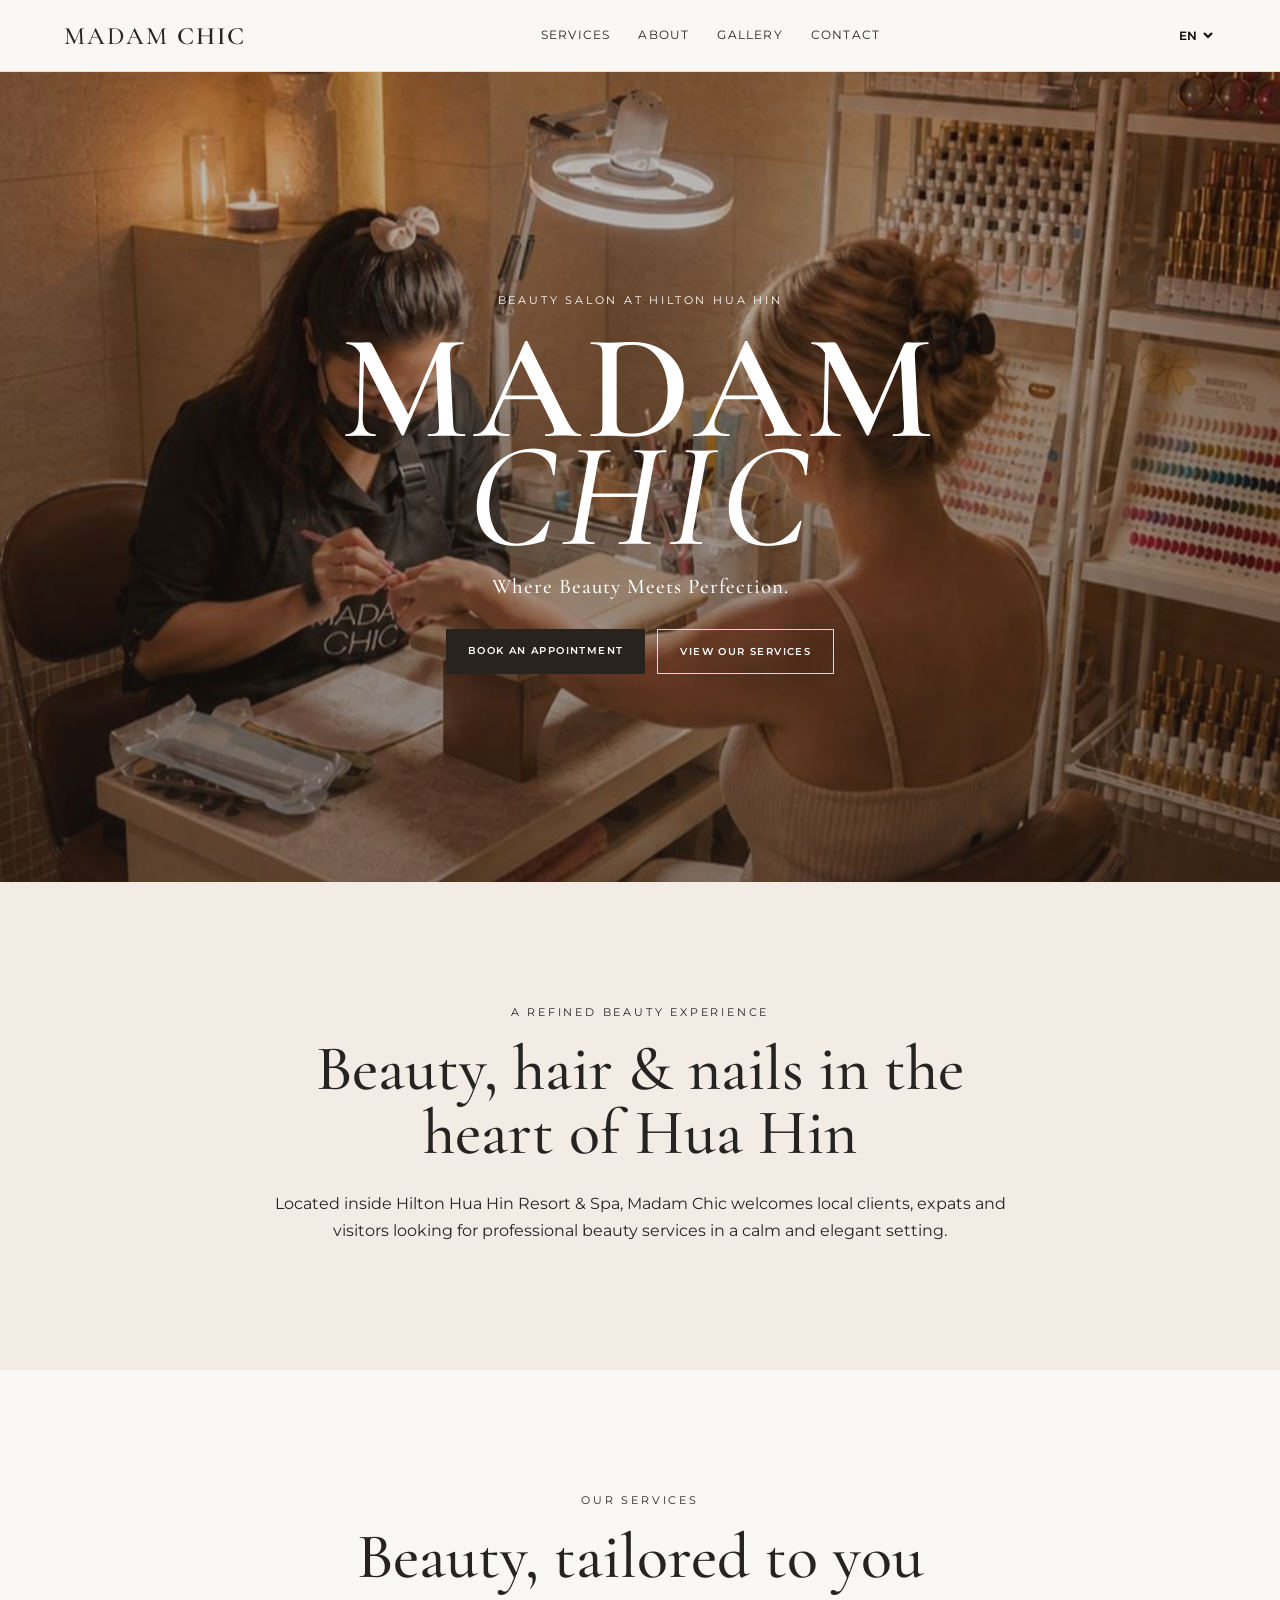
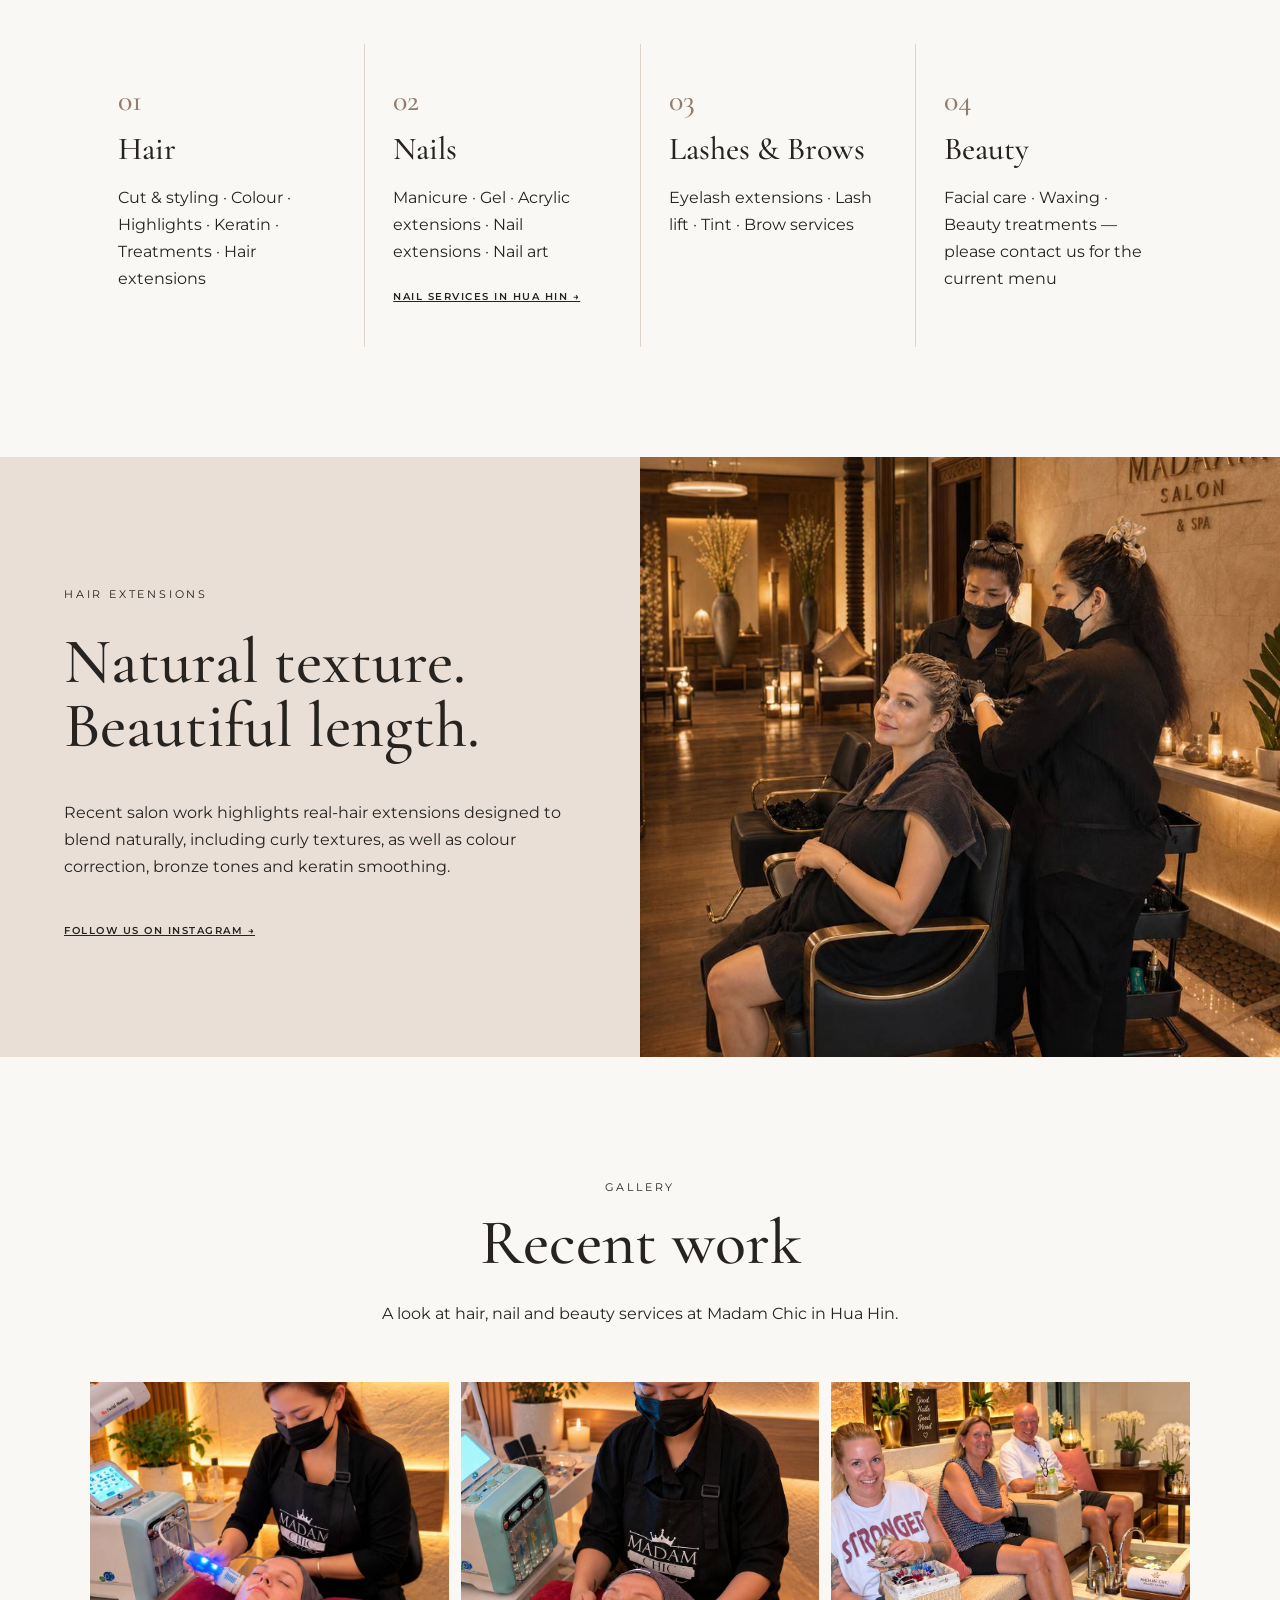
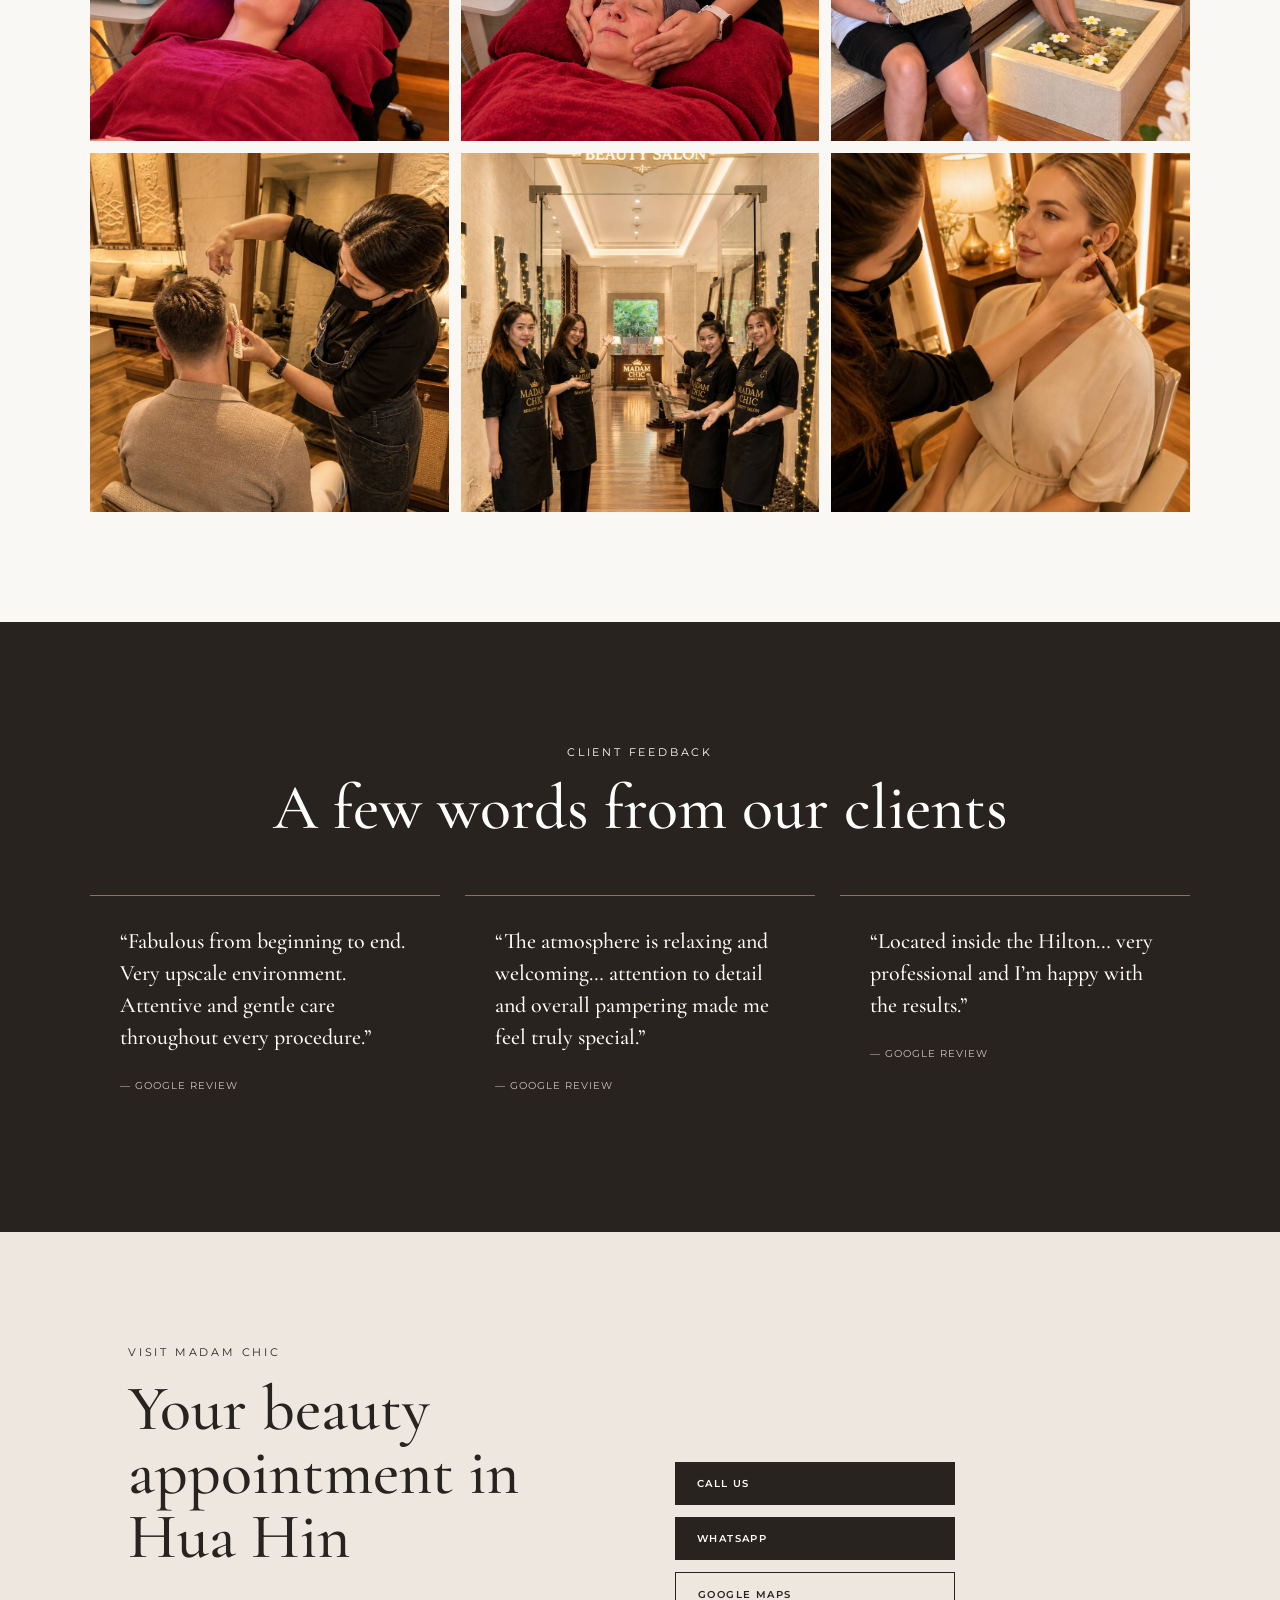
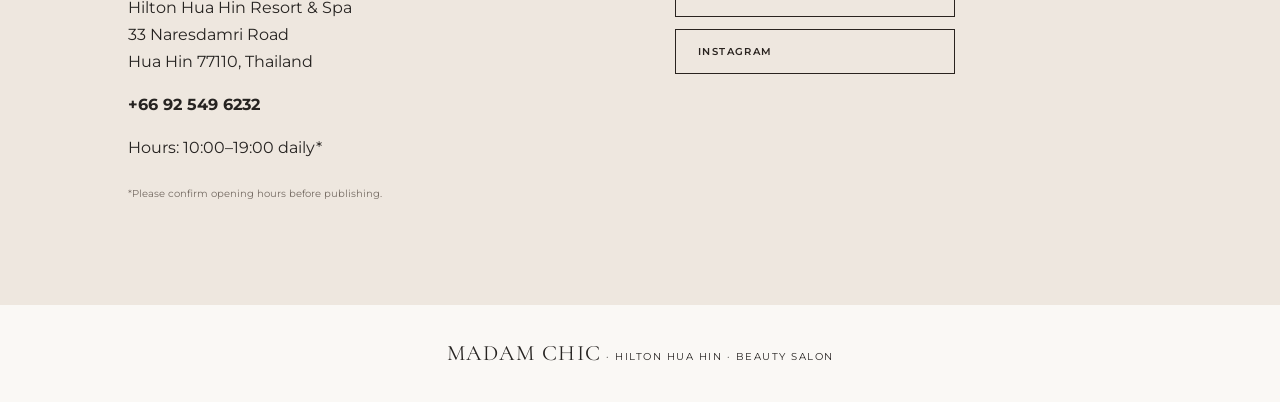
<file: index.html>
<!doctype html>
<html lang="en">
<head>
<meta charset="utf-8">
<meta name="viewport" content="width=device-width,initial-scale=1">
<meta name="description" content="Madam Chic is a beauty salon at Hilton Hua Hin Resort & Spa, offering hair, nail, lash and beauty services in Hua Hin, Thailand.">
<link rel="canonical" href="https://easyvisahuahin-creator.github.io/Madam-Chic-Hua-Hin/">
<meta property="og:type" content="website">
<meta property="og:locale" content="en_US">
<meta property="og:site_name" content="Madam Chic Beauty Salon">
<meta property="og:title" content="Madam Chic Beauty Salon in Hua Hin | Hilton Hua Hin">
<meta property="og:description" content="Hair, nail, lash and beauty services at Hilton Hua Hin Resort & Spa in Hua Hin, Thailand.">
<meta property="og:url" content="https://easyvisahuahin-creator.github.io/Madam-Chic-Hua-Hin/">
<meta property="og:image" content="https://easyvisahuahin-creator.github.io/Madam-Chic-Hua-Hin/1790742063362.jpg">
<meta name="twitter:card" content="summary_large_image">
<title>Madam Chic Beauty Salon in Hua Hin | Hilton Hua Hin</title>
<script type="application/ld+json">
{
  "@context": "https://schema.org",
  "@type": "BeautySalon",
  "name": "Madam Chic Beauty Salon",
  "url": "https://easyvisahuahin-creator.github.io/Madam-Chic-Hua-Hin/",
  "image": "https://easyvisahuahin-creator.github.io/Madam-Chic-Hua-Hin/1790742063362.jpg",
  "telephone": "+66 92 549 6232",
  "address": {
    "@type": "PostalAddress",
    "streetAddress": "Hilton Hua Hin Resort & Spa, 33 Naresdamri Road",
    "addressLocality": "Hua Hin",
    "postalCode": "77110",
    "addressCountry": "TH"
  },
  "sameAs": ["https://www.instagram.com/madamchic_hilton/"]
}
</script>
<link rel="preconnect" href="https://fonts.googleapis.com">
<link rel="preconnect" href="https://fonts.gstatic.com" crossorigin>
<link href="https://fonts.googleapis.com/css2?family=Cormorant+Garamond:wght@500;600&family=Montserrat:wght@400;500;600&display=swap" rel="stylesheet">
<link rel="stylesheet" href="style.css">
</head>
<body>
<header class="topbar">
  <a class="brand" href="#home"><span>MADAM</span> CHIC</a>
  <nav>
    <a href="#services" data-i18n="nav_services">Services</a>
    <a href="#about" data-i18n="nav_about">About</a>
    <a href="#gallery" data-i18n="nav_gallery">Gallery</a>
    <a href="#contact" data-i18n="nav_contact">Contact</a>
  </nav>
  <select id="language" aria-label="Language">
    <option value="en">EN</option><option value="th">ไทย</option><option value="fr">FR</option>
    <option value="ru">RU</option><option value="de">DE</option><option value="sv">SV</option>
  </select>
</header>

<main>
<section id="home" class="hero">
  <div class="hero-overlay">
    <p class="eyebrow" data-i18n="hero_eyebrow">BEAUTY SALON AT HILTON HUA HIN</p>
    <h1>MADAM<br><em>CHIC</em></h1>
    <p class="tagline" data-i18n="hero_tagline">Where Beauty Meets Perfection.</p>
    <div class="buttons">
      <a class="btn primary" href="https://wa.me/66925496232" target="_blank" rel="noopener" data-i18n="book">Book an appointment</a>
      <a class="btn ghost" href="#services" data-i18n="view_services">View our services</a>
    </div>
  </div>
</section>

<section class="intro" id="about">
  <div class="narrow">
    <p class="eyebrow" data-i18n="about_eyebrow">A REFINED BEAUTY EXPERIENCE</p>
    <h2 data-i18n="about_title">Beauty, hair & nails in the heart of Hua Hin</h2>
    <p data-i18n="about_text">Located inside Hilton Hua Hin Resort & Spa, Madam Chic welcomes local clients, expats and visitors looking for professional beauty services in a calm and elegant setting.</p>
  </div>
</section>

<section id="services" class="services">
  <div class="section-head">
    <p class="eyebrow" data-i18n="services_eyebrow">OUR SERVICES</p>
    <h2 data-i18n="services_title">Beauty, tailored to you</h2>
  </div>
  <div class="cards">
    <article><div class="icon">01</div><h3 data-i18n="hair">Hair</h3><p data-i18n="hair_text">Cut & styling · Colour · Highlights · Keratin · Treatments · Hair extensions</p></article>
    <article><div class="icon">02</div><h3 data-i18n="nails">Nails</h3><p data-i18n="nails_text">Manicure · Gel · Acrylic extensions · Nail extensions · Nail art</p><a class="textlink" href="nails.html" data-i18n="nails_more">Nail services in Hua Hin →</a></article>
    <article><div class="icon">03</div><h3 data-i18n="lashes">Lashes & Brows</h3><p data-i18n="lashes_text">Eyelash extensions · Lash lift · Tint · Brow services</p></article>
    <article><div class="icon">04</div><h3 data-i18n="beauty">Beauty</h3><p data-i18n="beauty_text">Facial care · Waxing · Beauty treatments — please contact us for the current menu</p></article>
  </div>
</section>

<section class="feature">
  <div>
    <p class="eyebrow" data-i18n="feature_eyebrow">HAIR EXTENSIONS</p>
    <h2 data-i18n="feature_title">Natural texture. Beautiful length.</h2>
    <p data-i18n="feature_text">Recent salon work highlights real-hair extensions designed to blend naturally, including curly textures, as well as colour correction, bronze tones and keratin smoothing.</p>
    <a class="textlink" href="https://www.instagram.com/madamchic_hilton/" target="_blank" rel="noopener" data-i18n="instagram">Follow us on Instagram →</a>
  </div>
  <div class="feature-photo photo-one" role="img" aria-label="Madam Chic hair extension work in Hua Hin"></div>
</section>

<section id="gallery" class="gallery">
  <div class="section-head"><p class="eyebrow" data-i18n="gallery_eyebrow">GALLERY</p><h2 data-i18n="gallery_title">Recent work</h2><p data-i18n="gallery_text">A look at hair, nail and beauty services at Madam Chic in Hua Hin.</p></div>
  <div class="grid">
    <img class="photo p1" src="1790742063362.jpg" alt="Hair styling at Madam Chic Beauty Salon in Hua Hin" loading="lazy">
    <img class="photo p2" src="1790742063768.jpg" alt="Hair service by the Madam Chic salon team" loading="lazy">
    <img class="photo p3" src="1790742063869.jpg" alt="Hair colour and styling at Madam Chic in Hua Hin" loading="lazy">
    <img class="photo p4" src="1790742063945.jpg" alt="Beauty service at Madam Chic, Hilton Hua Hin" loading="lazy">
    <img class="photo p5" src="1790742064017.jpg" alt="Salon hair work at Madam Chic in Hua Hin" loading="lazy">
    <img class="photo p6" src="1790742064075.jpg" alt="Recent beauty work from Madam Chic Beauty Salon" loading="lazy">
  </div>
</section>

<section class="reviews">
  <div class="section-head"><p class="eyebrow" data-i18n="reviews_eyebrow">CLIENT FEEDBACK</p><h2 data-i18n="reviews_title">A few words from our clients</h2></div>
  <div class="review-grid">
    <blockquote>“Fabulous from beginning to end. Very upscale environment. Attentive and gentle care throughout every procedure.”<cite>— Google review</cite></blockquote>
    <blockquote>“The atmosphere is relaxing and welcoming… attention to detail and overall pampering made me feel truly special.”<cite>— Google review</cite></blockquote>
    <blockquote>“Located inside the Hilton… very professional and I’m happy with the results.”<cite>— Google review</cite></blockquote>
  </div>
</section>

<section id="contact" class="contact">
  <div>
    <p class="eyebrow" data-i18n="contact_eyebrow">VISIT MADAM CHIC</p>
    <h2 data-i18n="contact_title">Your beauty appointment in Hua Hin</h2>
    <p>Hilton Hua Hin Resort & Spa<br>33 Naresdamri Road<br>Hua Hin 77110, Thailand</p>
    <p><strong>+66 92 549 6232</strong></p>
    <p><span data-i18n="hours_label">Hours:</span> <span data-i18n="hours">10:00–19:00 daily*</span></p>
    <small data-i18n="hours_note">*Please confirm opening hours before publishing.</small>
  </div>
  <div class="contact-actions">
    <a class="btn primary" href="tel:+66925496232" data-i18n="call">Call us</a>
    <a class="btn primary" href="https://wa.me/66925496232" target="_blank" rel="noopener">WhatsApp</a>
    <a class="btn ghost dark" href="https://www.google.com/maps/search/?api=1&query=Madam+Chic+Beauty+Salon+Hua+Hin" target="_blank" rel="noopener" data-i18n="map">Google Maps</a>
    <a class="btn ghost dark" href="https://www.instagram.com/madamchic_hilton/" target="_blank" rel="noopener">Instagram</a>
  </div>
</section>
</main>

<footer><span>MADAM CHIC</span> · Hilton Hua Hin · <span data-i18n="footer">Beauty salon</span></footer>
<script src="script.js"></script>
</body>
</html>
</file>
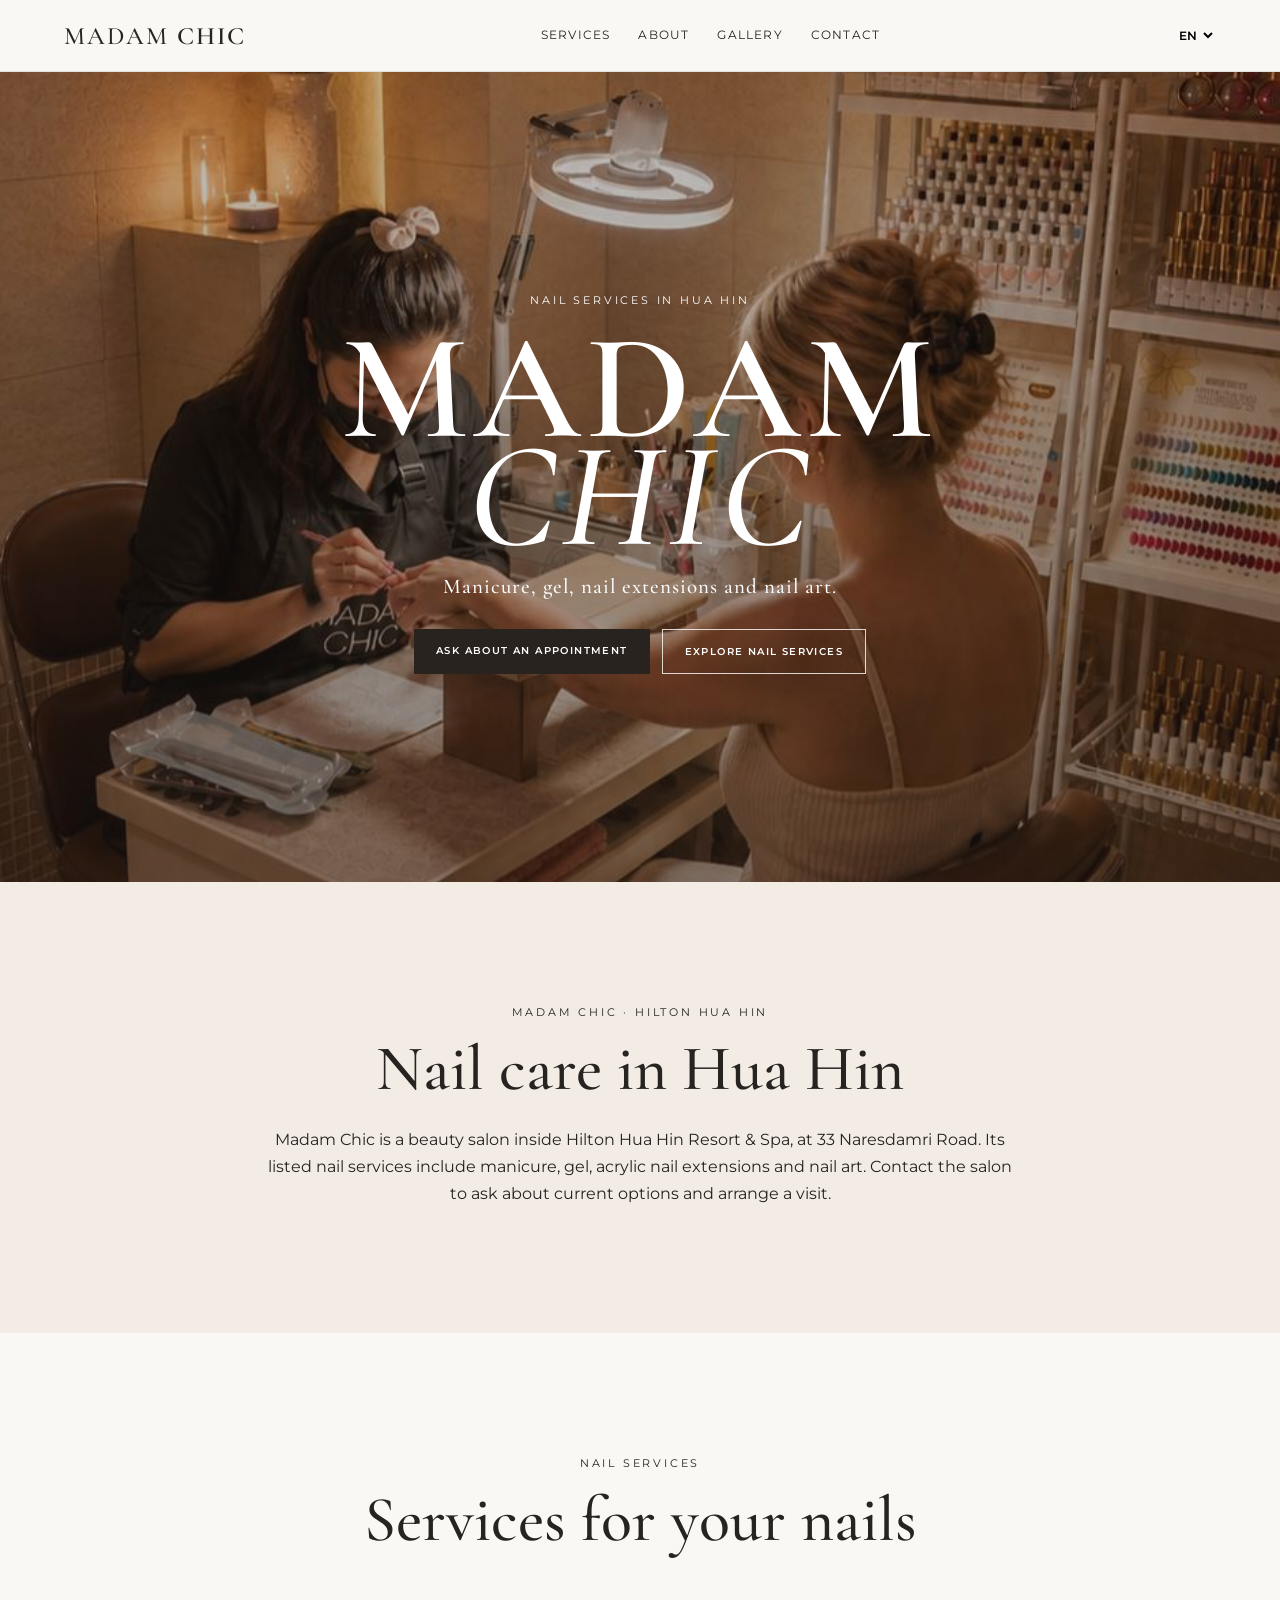
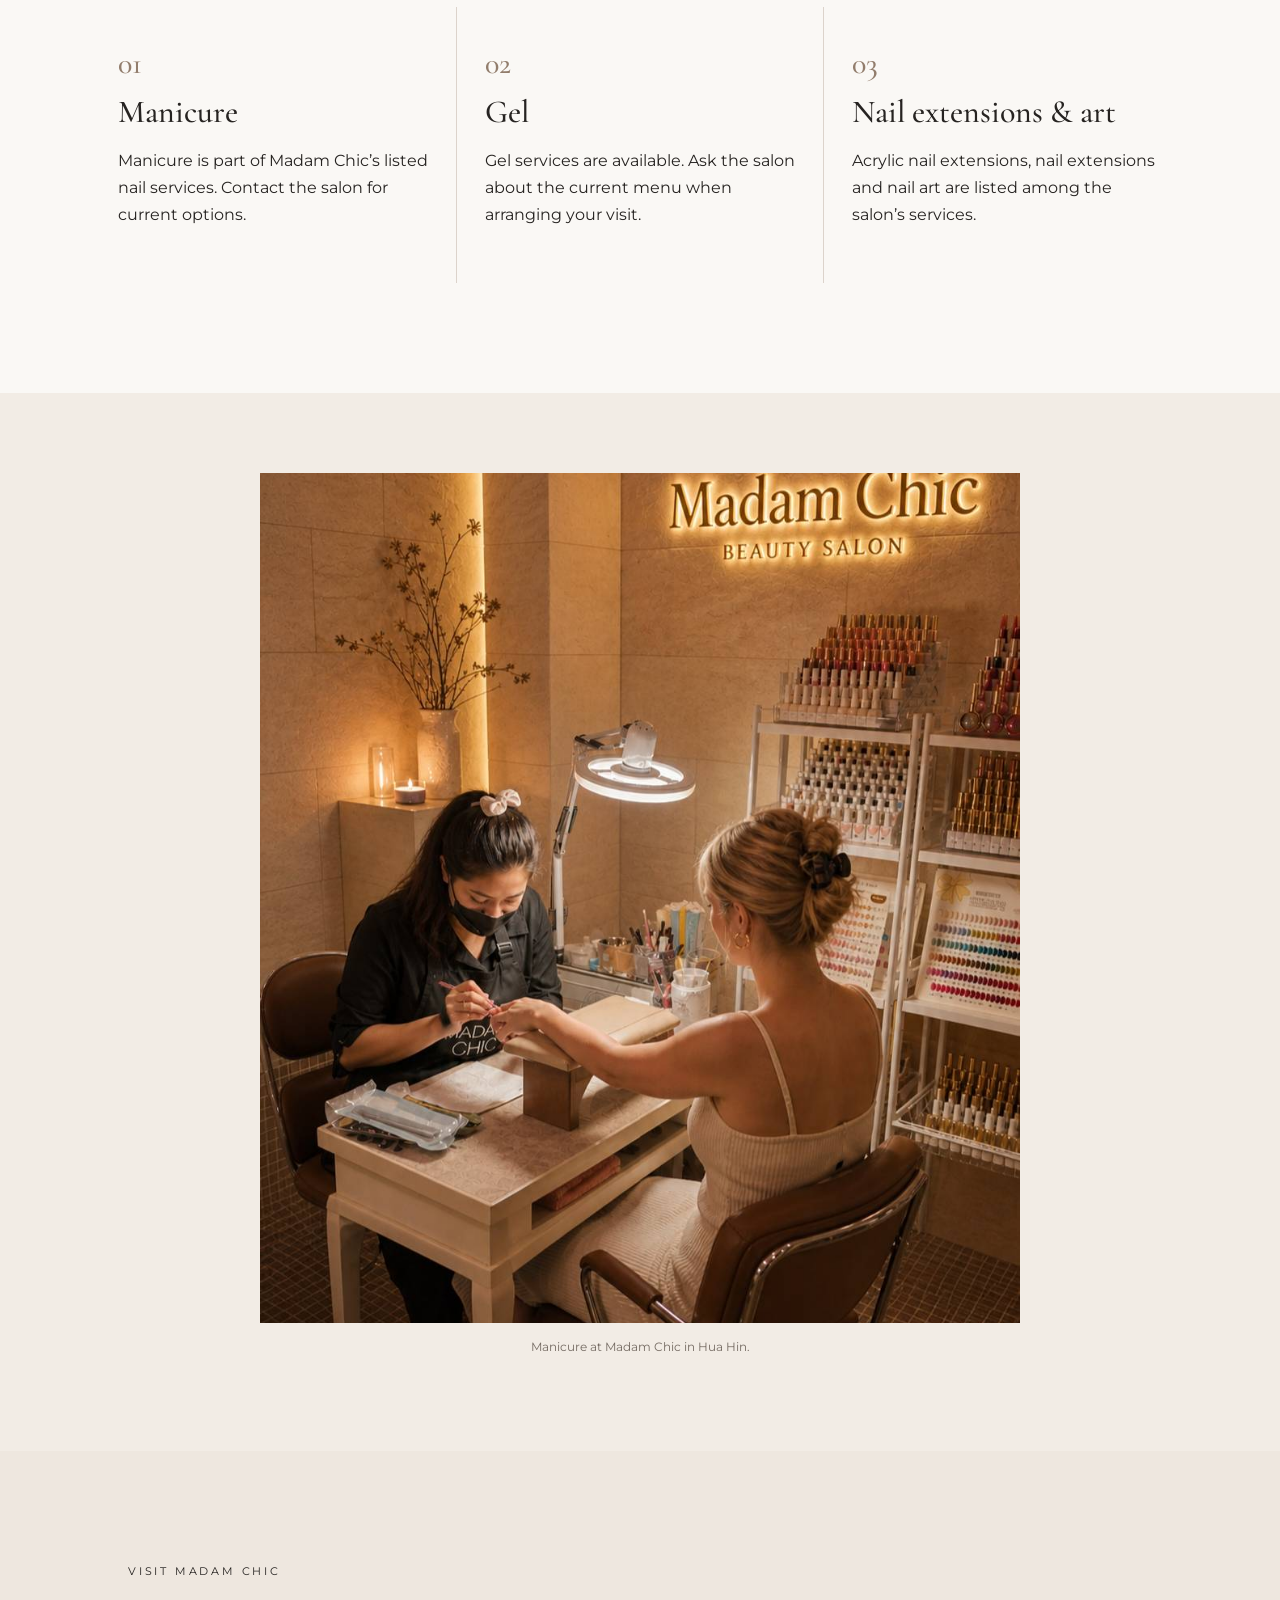
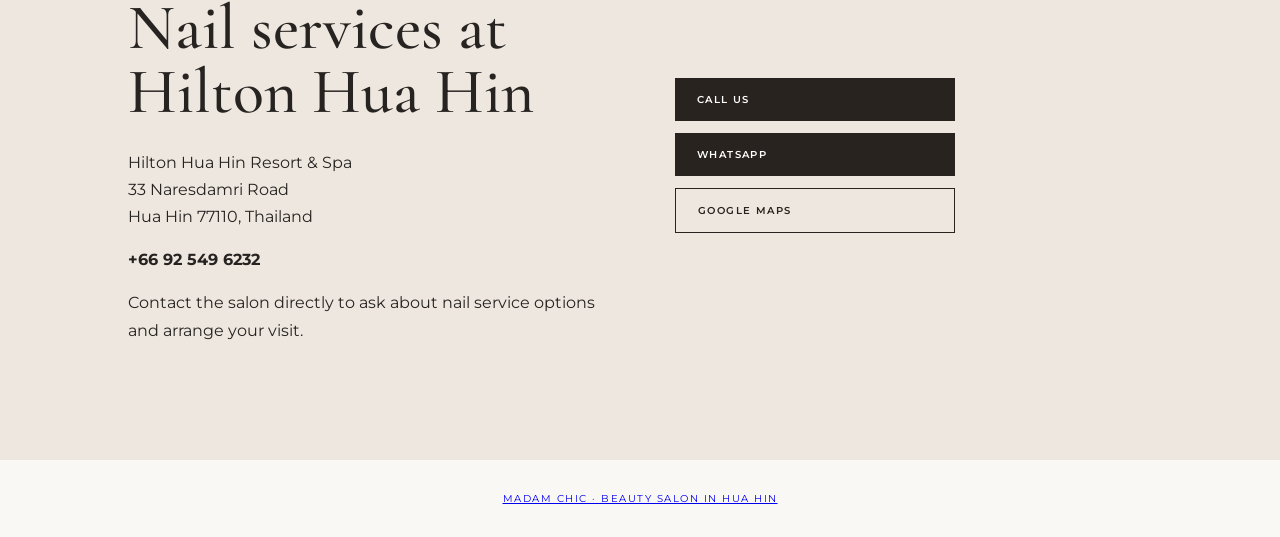
<file: nails.html>
<!doctype html>
<html lang="en">
<head>
<meta charset="utf-8">
<meta name="viewport" content="width=device-width,initial-scale=1">
<meta name="description" content="Explore manicure, gel, acrylic nail extensions and nail art at Madam Chic, inside Hilton Hua Hin Resort & Spa in Hua Hin, Thailand.">
<link rel="canonical" href="https://easyvisahuahin-creator.github.io/Madam-Chic-Hua-Hin/nails.html">
<meta property="og:type" content="website">
<meta property="og:site_name" content="Madam Chic Beauty Salon">
<meta property="og:title" content="Nail Services in Hua Hin | Madam Chic Beauty Salon">
<meta property="og:description" content="Manicure, gel, acrylic nail extensions and nail art at Madam Chic in Hua Hin.">
<meta property="og:url" content="https://easyvisahuahin-creator.github.io/Madam-Chic-Hua-Hin/nails.html">
<meta property="og:image" content="https://easyvisahuahin-creator.github.io/Madam-Chic-Hua-Hin/1790742074459.jpg">
<meta name="twitter:card" content="summary_large_image">
<title>Nail Services in Hua Hin | Madam Chic Beauty Salon</title>
<link rel="preconnect" href="https://fonts.googleapis.com">
<link rel="preconnect" href="https://fonts.gstatic.com" crossorigin>
<link href="https://fonts.googleapis.com/css2?family=Cormorant+Garamond:wght@500;600&family=Montserrat:wght@400;500;600&display=swap" rel="stylesheet">
<link rel="stylesheet" href="style.css">
<link rel="stylesheet" href="nails.css">
</head>
<body>
<header class="topbar">
  <a class="brand" href="index.html#home"><span>MADAM</span> CHIC</a>
  <nav>
    <a href="index.html#services" data-nails="nav_services">Services</a>
    <a href="index.html#about" data-nails="nav_about">About</a>
    <a href="index.html#gallery" data-nails="nav_gallery">Gallery</a>
    <a href="index.html#contact" data-nails="nav_contact">Contact</a>
  </nav>
  <select id="language" aria-label="Language">
    <option value="en">EN</option><option value="th">ไทย</option><option value="fr">FR</option>
    <option value="ru">RU</option><option value="de">DE</option><option value="sv">SV</option>
  </select>
</header>

<main>
  <section class="hero nail-hero">
    <div class="hero-overlay">
      <p class="eyebrow" data-nails="hero_eyebrow">NAIL SERVICES IN HUA HIN</p>
      <h1>MADAM<br><em>CHIC</em></h1>
      <p class="tagline" data-nails="hero_tagline">Manicure, gel, nail extensions and nail art.</p>
      <div class="buttons">
        <a class="btn primary" href="https://wa.me/66925496232" target="_blank" rel="noopener" data-nails="book">Ask about an appointment</a>
        <a class="btn ghost" href="#nail-services" data-nails="view_services">Explore nail services</a>
      </div>
    </div>
  </section>

  <section class="intro" id="nail-services">
    <div class="narrow">
      <p class="eyebrow" data-nails="intro_eyebrow">MADAM CHIC · HILTON HUA HIN</p>
      <h2 data-nails="intro_title">Nail care in Hua Hin</h2>
      <p data-nails="intro_text">Madam Chic is a beauty salon inside Hilton Hua Hin Resort & Spa, at 33 Naresdamri Road. Its listed nail services include manicure, gel, acrylic nail extensions and nail art. Contact the salon to ask about current options and arrange a visit.</p>
    </div>
  </section>

  <section class="services">
    <div class="section-head">
      <p class="eyebrow" data-nails="services_eyebrow">NAIL SERVICES</p>
      <h2 data-nails="services_title">Services for your nails</h2>
    </div>
    <div class="cards nail-services-grid">
      <article><div class="icon">01</div><h3 data-nails="manicure_title">Manicure</h3><p data-nails="manicure_text">Manicure is part of Madam Chic’s listed nail services. Contact the salon for current options.</p></article>
      <article><div class="icon">02</div><h3 data-nails="gel_title">Gel</h3><p data-nails="gel_text">Gel services are available. Ask the salon about the current menu when arranging your visit.</p></article>
      <article><div class="icon">03</div><h3 data-nails="extensions_title">Nail extensions & art</h3><p data-nails="extensions_text">Acrylic nail extensions, nail extensions and nail art are listed among the salon’s services.</p></article>
    </div>
  </section>

  <section class="nail-photo-section">
    <figure class="nail-photo">
      <img src="1790742074459.jpg" alt="Manicure at Madam Chic Beauty Salon in Hua Hin" loading="lazy">
      <figcaption data-nails="photo_caption">Manicure at Madam Chic in Hua Hin.</figcaption>
    </figure>
  </section>

  <section class="contact">
    <div>
      <p class="eyebrow" data-nails="contact_eyebrow">VISIT MADAM CHIC</p>
      <h2 data-nails="contact_title">Nail services at Hilton Hua Hin</h2>
      <p>Hilton Hua Hin Resort & Spa<br>33 Naresdamri Road<br>Hua Hin 77110, Thailand</p>
      <p><strong>+66 92 549 6232</strong></p>
      <p data-nails="contact_text">Contact the salon directly to ask about nail service options and arrange your visit.</p>
    </div>
    <div class="contact-actions">
      <a class="btn primary" href="tel:+66925496232" data-nails="call">Call us</a>
      <a class="btn primary" href="https://wa.me/66925496232" target="_blank" rel="noopener">WhatsApp</a>
      <a class="btn ghost dark" href="https://www.google.com/maps/search/?api=1&query=Madam+Chic+Beauty+Salon+Hua+Hin" target="_blank" rel="noopener" data-nails="map">Google Maps</a>
    </div>
  </section>
</main>

<footer><a href="index.html" data-nails="home_link">MADAM CHIC · Beauty salon in Hua Hin</a></footer>
<script src="nails-page.js"></script>
</body>
</html>
</file>
<file: style.css>
*{box-sizing:border-box}html{scroll-behavior:smooth}body{margin:0;color:#262321;background:#faf8f5;font-family:Montserrat,Arial,sans-serif;line-height:1.7}.topbar{position:fixed;z-index:20;top:0;left:0;right:0;height:72px;display:flex;align-items:center;justify-content:space-between;padding:0 5%;background:rgba(250,248,245,.94);backdrop-filter:blur(12px);border-bottom:1px solid #e8e1da}.brand{font:600 25px "Cormorant Garamond",serif;letter-spacing:2px;color:#262321;text-decoration:none}.brand span{font-weight:500}.topbar nav{display:flex;gap:28px}.topbar nav a{color:#262321;text-decoration:none;font-size:12px;text-transform:uppercase;letter-spacing:1.2px}.topbar select{border:0;background:transparent;font:600 12px Montserrat;cursor:pointer}.hero{min-height:90vh;margin-top:72px;display:grid;place-items:center;text-align:center;background:linear-gradient(rgba(35,27,24,.28),rgba(35,27,24,.48)),url("1790742074459.jpg") center/cover,#8d776a;color:#fff}.hero-overlay{padding:100px 20px}.eyebrow{font-size:11px;letter-spacing:2.8px;text-transform:uppercase}.hero h1{font:600 clamp(70px,12vw,150px)/.72 "Cormorant Garamond",serif;letter-spacing:5px;margin:24px 0}.hero h1 em{font-style:italic;font-weight:500}.tagline{font:500 21px "Cormorant Garamond",serif;letter-spacing:1px}.buttons{display:flex;gap:12px;justify-content:center;flex-wrap:wrap;margin-top:30px}.btn{display:inline-block;padding:13px 22px;text-decoration:none;text-transform:uppercase;letter-spacing:1.4px;font-size:10px;font-weight:600;transition:.2s}.primary{background:#29231f;color:#fff}.ghost{border:1px solid rgba(255,255,255,.8);color:#fff}.dark{border-color:#29231f;color:#29231f}.intro,.services,.gallery,.reviews{padding:110px 7%}.narrow{max-width:760px;margin:auto;text-align:center}.intro h2,.section-head h2,.feature h2,.contact h2{font:500 clamp(42px,5vw,70px)/1 "Cormorant Garamond",serif;margin:15px 0 25px}.intro{background:#f2ece5}.section-head{text-align:center;max-width:780px;margin:0 auto 55px}.cards{max-width:1100px;margin:auto;display:grid;grid-template-columns:repeat(4,1fr);gap:1px;background:#dcd3cb}.cards article{background:#faf8f5;padding:38px 28px;min-height:240px}.icon{font:500 30px "Cormorant Garamond";color:#927d6c}.cards h3{font:500 32px "Cormorant Garamond";margin:10px 0}.feature{display:grid;grid-template-columns:1fr 1fr;min-height:600px;background:#e9dfd6}.feature>div:first-child{padding:100px 10%;display:flex;flex-direction:column;justify-content:center}.feature-photo{min-height:500px;background:url("1790742074345.jpg") center/cover,#9c8778}.textlink{color:#262321;text-transform:uppercase;font-size:10px;letter-spacing:1.5px;font-weight:600;margin-top:25px}.grid{max-width:1100px;margin:auto;display:grid;grid-template-columns:repeat(3,1fr);gap:12px}.photo{aspect-ratio:1/1;background:#cbbdb1 center/cover;object-fit:cover;width:100%;height:100%}.reviews{background:#29231f;color:#fff}.review-grid{max-width:1100px;margin:auto;display:grid;grid-template-columns:repeat(3,1fr);gap:25px}.review-grid blockquote{margin:0;padding:30px;border-top:1px solid #81756e;font:500 22px/1.45 "Cormorant Garamond",serif}.review-grid cite{display:block;margin-top:25px;font:10px Montserrat;letter-spacing:1px;text-transform:uppercase;color:#cfc3ba}.contact{display:grid;grid-template-columns:1fr 1fr;gap:70px;padding:100px 10%;background:#eee7df}.contact-actions{display:flex;flex-direction:column;gap:12px;justify-content:center;max-width:280px}footer{padding:30px;text-align:center;font-size:10px;letter-spacing:1.5px;text-transform:uppercase}footer span:first-child{font-family:"Cormorant Garamond";font-size:22px}.contact small{font-size:10px;color:#756b63}@media(max-width:800px){.topbar{height:62px;padding:0 20px}.topbar nav{display:none}.hero{margin-top:62px}.intro,.services,.gallery,.reviews{padding:75px 22px}.cards,.review-grid,.grid{grid-template-columns:1fr 1fr}.feature,.contact{grid-template-columns:1fr}.feature-photo{min-height:380px}.contact{padding:70px 25px}.hero h1{font-size:82px}}@media(max-width:520px){.cards,.review-grid,.grid{grid-template-columns:1fr}.hero h1{font-size:70px}.section-head h2,.intro h2,.feature h2,.contact h2{font-size:48px}}
</file>
<file: nails.css>
.nail-hero{background-image:linear-gradient(rgba(35,27,24,.28),rgba(35,27,24,.48)),url("1790742074459.jpg")}
.nail-services-grid{grid-template-columns:repeat(3,1fr)}
.nail-photo-section{padding:80px 7%;background:#f2ece5}
.nail-photo{max-width:760px;margin:0 auto;text-align:center}
.nail-photo img{display:block;width:100%;height:auto;max-height:850px;object-fit:cover;object-position:center 35%}
.nail-photo figcaption{padding:14px 10px;font-size:12px;color:#756b63}
.nail-page footer a{color:#262321;text-decoration:none}
@media(max-width:800px){.nail-services-grid{grid-template-columns:1fr 1fr}}
@media(max-width:520px){.nail-services-grid{grid-template-columns:1fr}.nail-photo-section{padding:55px 22px}}
</file>
